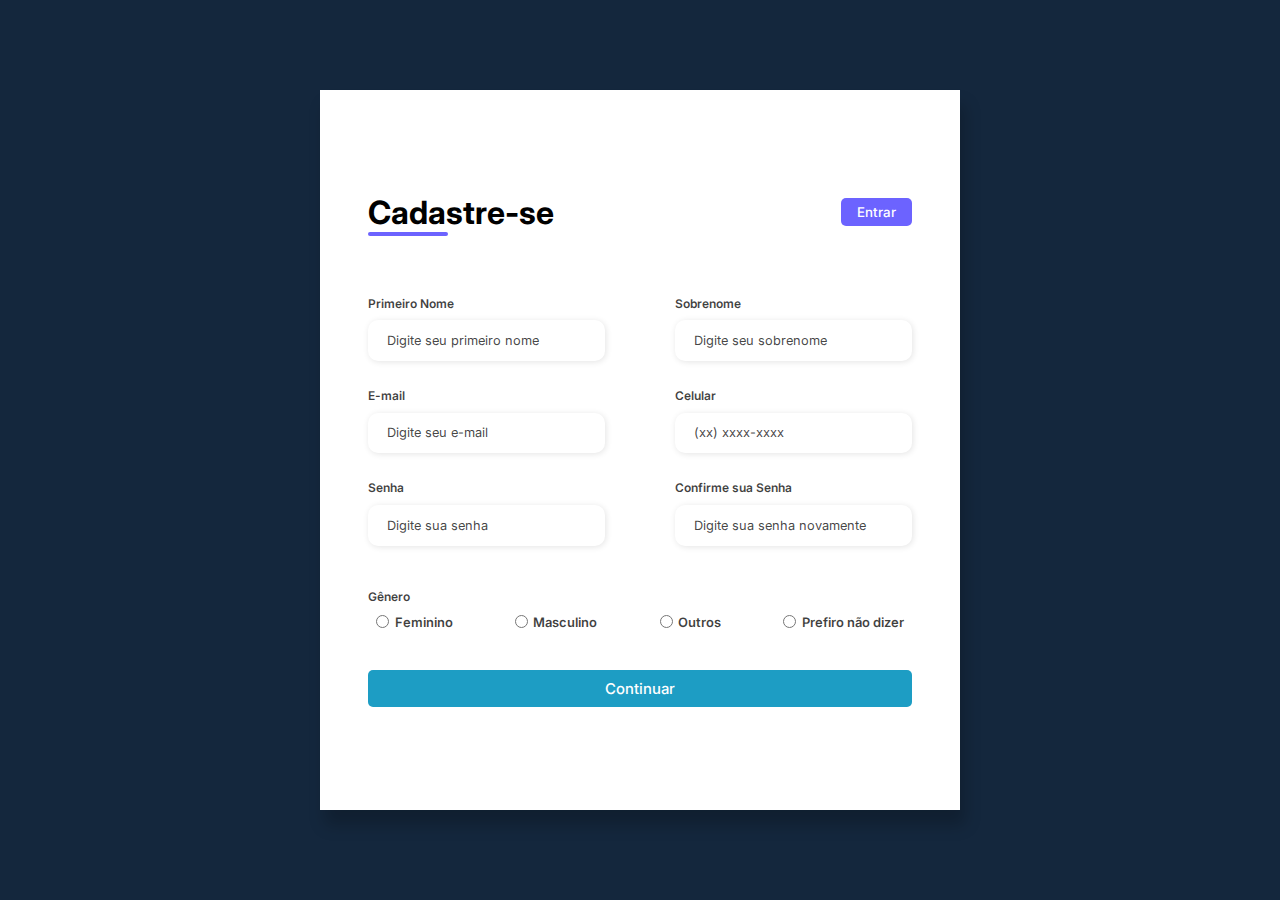
<file: Formulário/index.html>
<!DOCTYPE html>
<html lang="pt-br">

<head>
    <meta charset="UTF-8">
    <meta http-equiv="X-UA-Compatible" content="IE=edge">
    <meta name="viewport" content="width=device-width, initial-scale=1.0">
    <link rel="stylesheet" href="style.css">
    <title>Formulário</title>
</head>

<body>
   
    <div class="container">
        <div class="form-image">
            <img src="img/undraw_reminder_re_fe15 (1).svg" alt="celular">
        </div>
        <div class="form">
            <form action="#"> 
                <div class="form-header">
                    <div class="title">
                        <h1>Cadastre-se</h1>
                    </div>
                    <div class="login-button">
                        <button><a href="#">Entrar</a></button>
                    </div>
                </div>

                <div class="input-group">
                    <div class="input-box">
                        <label for="firstname">Primeiro Nome</label>
                        <input id="firstname" type="text" name="firstname" placeholder="Digite seu primeiro nome" required>
                    </div>

                    <div class="input-box">
                        <label for="lastname">Sobrenome</label>
                        <input id="lastname" type="text" name="lastname" placeholder="Digite seu sobrenome" required>
                    </div>
                    <div class="input-box">
                        <label for="email">E-mail</label>
                        <input id="email" type="email" name="email" placeholder="Digite seu e-mail" required>
                    </div>

                    <div class="input-box">
                        <label for="number">Celular</label>
                        <input id="number" type="tel" name="number" placeholder="(xx) xxxx-xxxx" required>
                    </div>

                    <div class="input-box">
                        <label for="password">Senha</label>
                        <input id="password" type="password" name="password" placeholder="Digite sua senha" required>
                    </div>


                    <div class="input-box">
                        <label for="confirmPassword">Confirme sua Senha</label>
                        <input id="confirmPassword" type="password" name="confirmPassword" placeholder="Digite sua senha novamente" required>
                    </div>

                </div>

                <div class="gender-inputs">
                    <div class="gender-title">
                        <h6>Gênero</h6>
                    </div>

                    <div class="gender-group">
                        <div class="gender-input">
                            <input id="female" type="radio" name="gender">
                            <label for="female">Feminino</label>
                        </div>

                        <div class="gender-input">
                            <input id="male" type="radio" name="gender">
                            <label for="male">Masculino</label>
                        </div>

                        <div class="gender-input">
                            <input id="others" type="radio" name="gender">
                            <label for="others">Outros</label>
                        </div>

                        <div class="gender-input">
                            <input id="none" type="radio" name="gender">
                            <label for="none">Prefiro não dizer</label>
                        </div>
                    </div>
                </div>

                <div class="continue-button">
                    <button><a href="#">Continuar</a> </button>
                </div>
            </form>
        </div>
    </div>
</body>

</html>
</file>
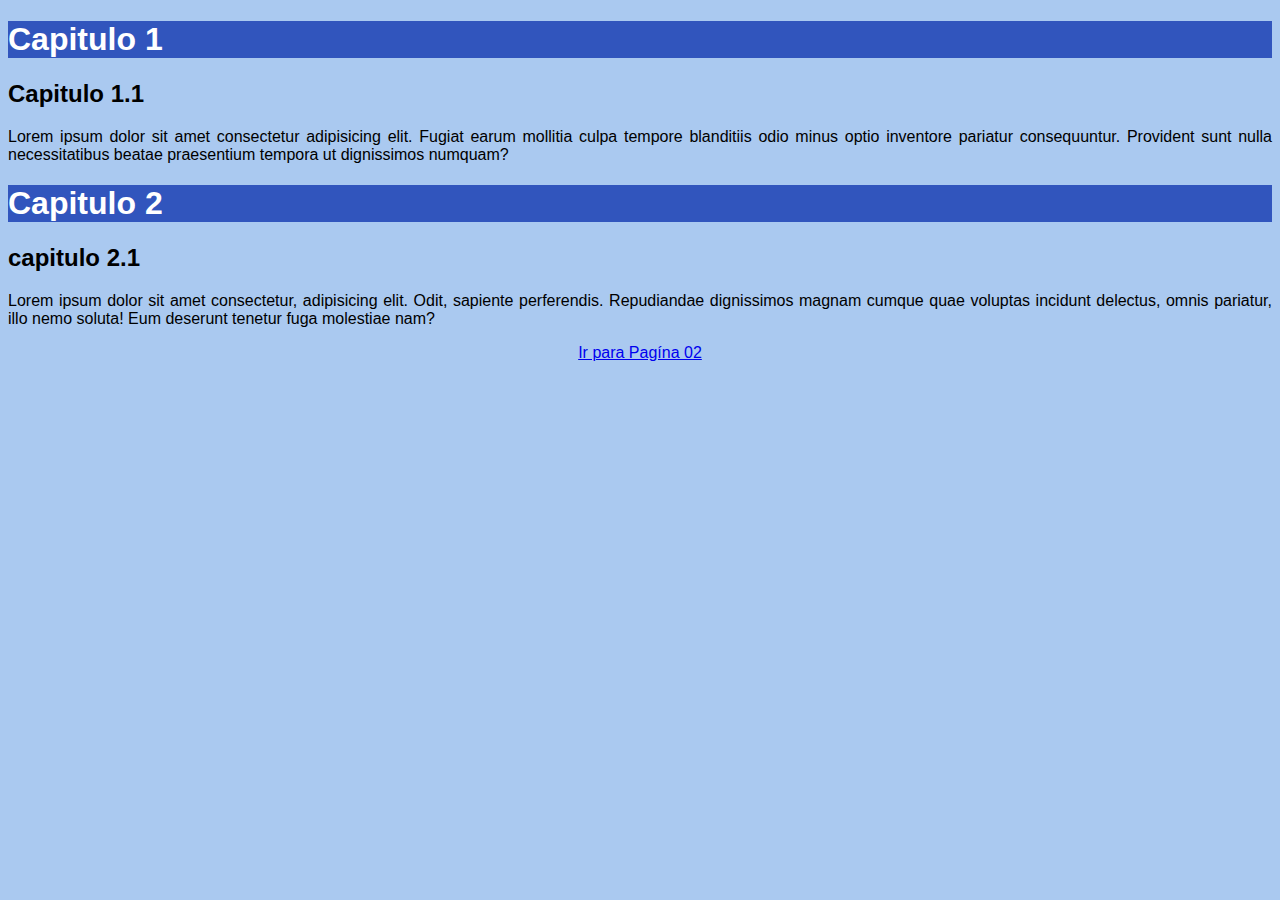
<file: insta e textos/index.html>
<!DOCTYPE html>
<html lang="pt-br">
<head>
    <meta charset="UTF-8">
    <meta http-equiv="X-UA-Compatible" content="IE=edge">
    <meta name="viewport" content="width=device-width, initial-scale=1.0">
    <link rel="stylesheet" href="style.css">
    <link rel="shortcut icon" href="gatinho.ico"  type="image/x-icon">
    <title>estilo</title>
</head>
<body>
    <h1>Capitulo 1</h1>
    <h2> Capitulo 1.1</h2>
    <p>Lorem ipsum dolor sit amet consectetur adipisicing elit. Fugiat earum mollitia culpa tempore blanditiis odio minus optio inventore pariatur consequuntur. Provident sunt nulla necessitatibus beatae praesentium tempora ut dignissimos numquam?</p>
<h1>Capitulo 2</h1>
<h2>capitulo 2.1</h2>
<p>Lorem ipsum dolor sit amet consectetur, adipisicing elit. Odit, sapiente perferendis. Repudiandae dignissimos magnam cumque quae voluptas incidunt delectus, omnis pariatur, illo nemo soluta! Eum deserunt tenetur fuga molestiae nam?</p>
<p style="text-align: center;"><a href="pagina02.html">Ir para Pagína 02 </a></p>
</body>
</html>
</file>
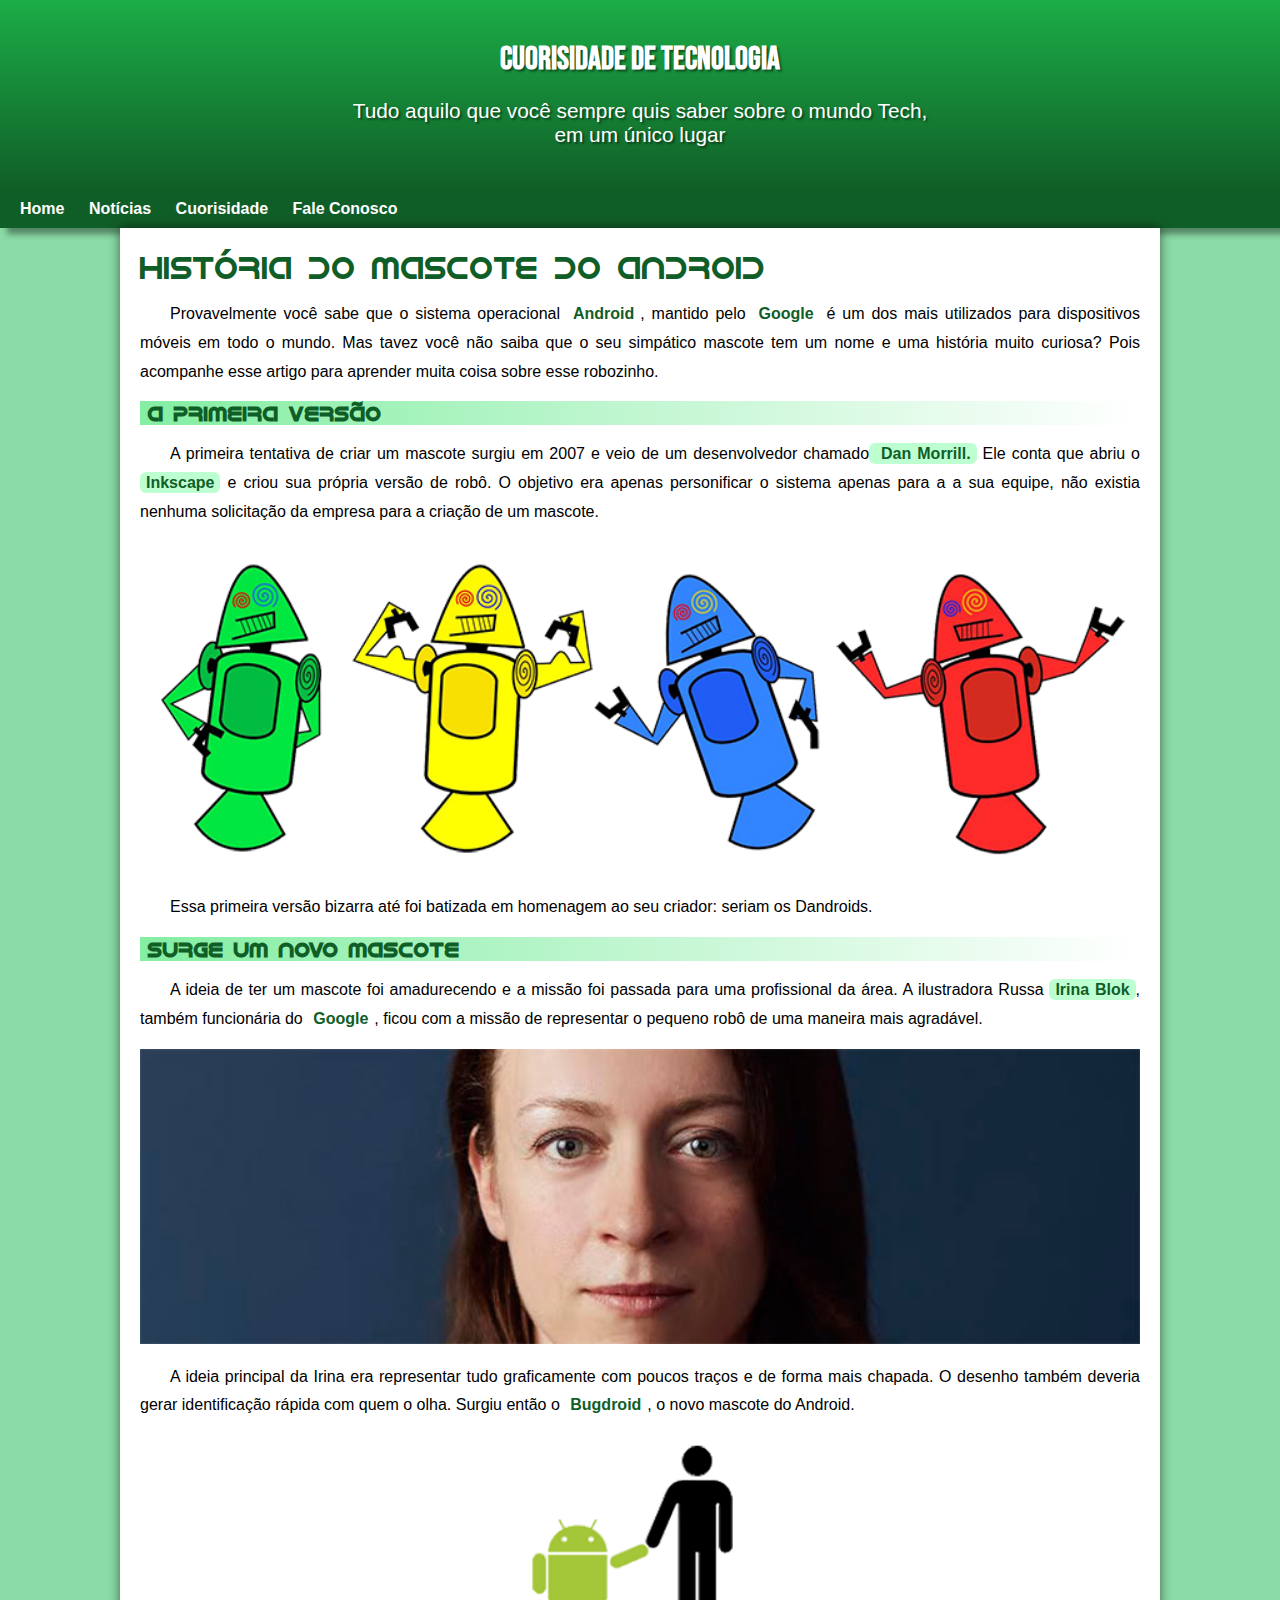
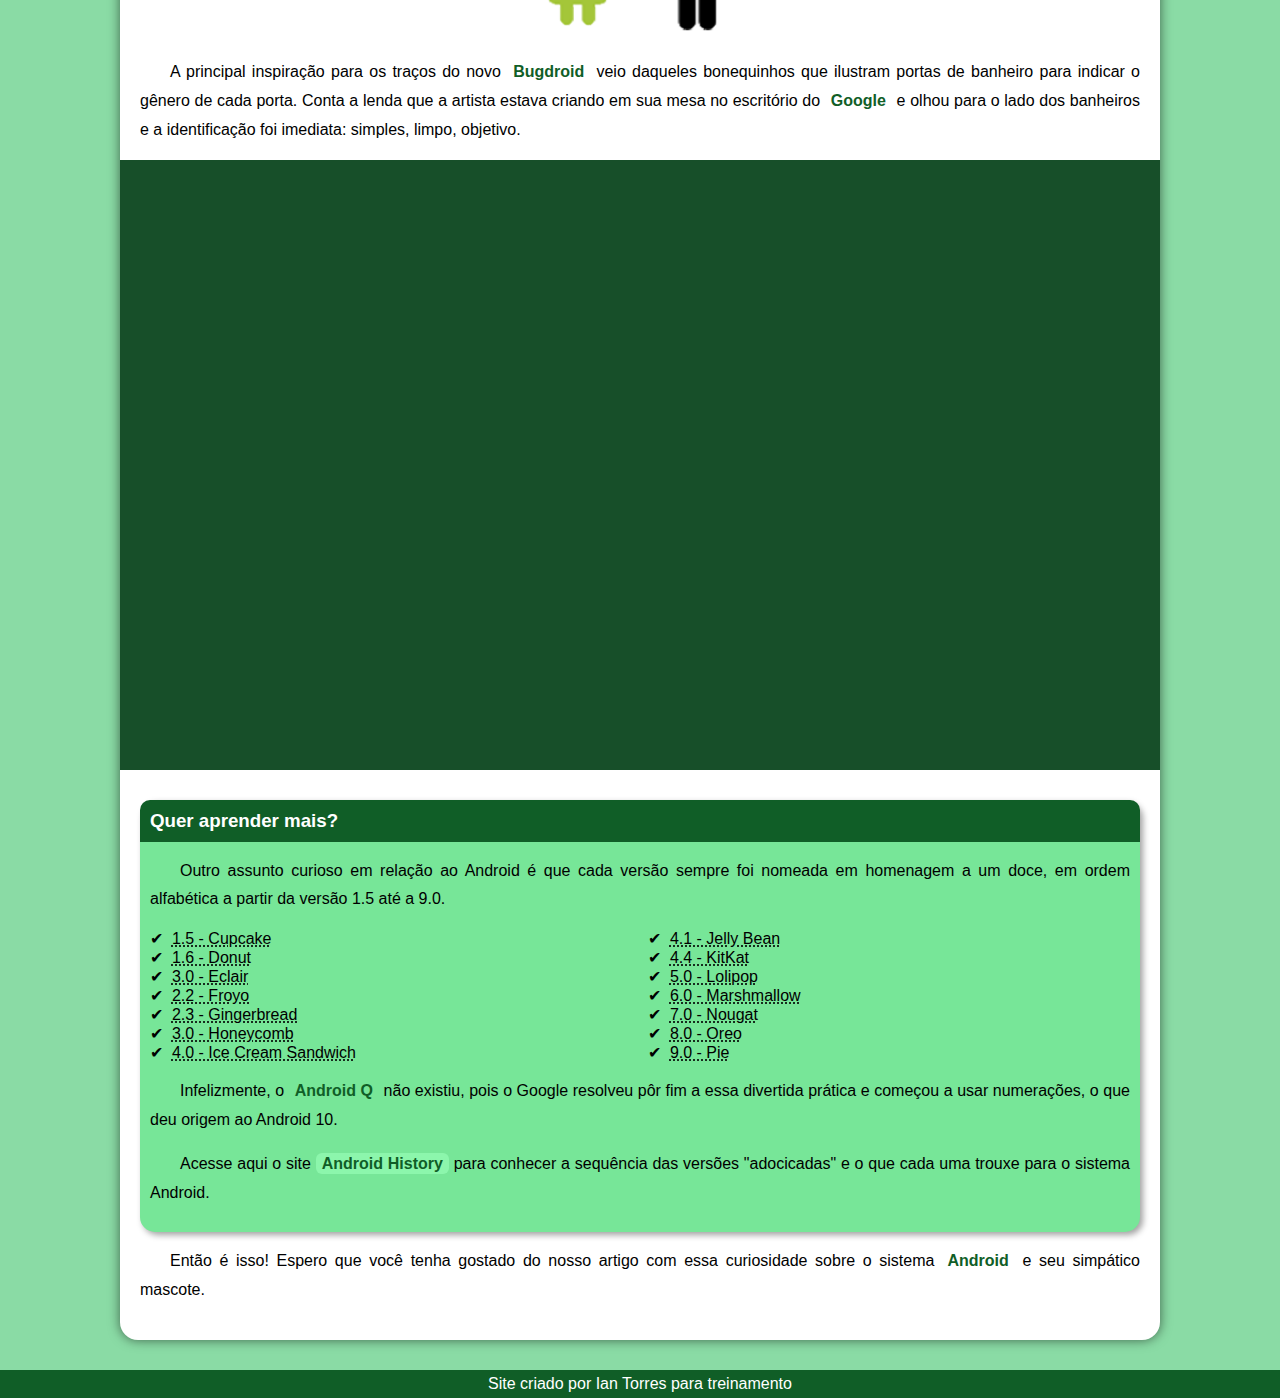
<file: Android/projeto.html>
<!DOCTYPE html>
<html lang="pt-br">
<head>
    <meta charset="UTF-8">
    <meta http-equiv="X-UA-Compatible" content="IE=edge">
    <meta name="viewport" content="width=device-width, initial-scale=1.0">
    <title>projeto</title>
    <link rel="stylesheet" href="style.css">
    <link rel="shortcut icon" href="android/ando.ico" type="image/x-icon"> <!--Colocando o favicon no meu site-->
</head>
<body>
    <header> <!--Cabeçalho do site-->
        <h1>Cuorisidade de Tecnologia</h1>
        <P>Tudo aquilo que você sempre quis saber sobre o mundo Tech, em um único lugar</P>
    </header>
    <nav>  <!--barra ne menu (navegação)-->
        <a href="#">Home</a>
        <a href="#">Notícias</a>
        <a href="#">Cuorisidade</a>
        <a href="#">Fale Conosco</a>
    </nav>
   <main> <!--Corpo do site-->
      <article> <!--artigos/textos do site-->
        <h1> História do Mascote do Android</h1>
        <P>
            Provavelmente você sabe que o sistema operacional <strong>Android</strong>, mantido pelo <strong>Google</strong> é um dos mais utilizados para dispositivos móveis em todo o mundo. Mas tavez você não saiba que o seu simpático mascote tem um nome e uma história muito curiosa? Pois acompanhe esse artigo para aprender muita coisa sobre esse robozinho.
             <!--strong é Negrito-->
                                                               
        </P>
        <h2>A primeira versão</h2>
        <p>A primeira tentativa de criar um mascote surgiu em 2007 e veio de um desenvolvedor chamado<a href="https://androidcommunity.com/dan-morrill-shows-us-the-android-mascot-that-almost-was-20130103/" target="_blank"> Dan Morrill.</a> Ele conta que abriu o <a href="https://inkscape.org/pt-br/"target="_blank" >Inkscape</a>  e criou sua própria versão de robô. O objetivo era apenas personificar o sistema apenas para a a sua equipe, não existia nenhuma solicitação da empresa para a criação de um mascote.
        </p> <!--... target="_blank" ... É para quando clickar no link, a página irar abrir em outra aba-->
        
        <picture> <!--Se utiliza esta div para imagens , configurar imagens , tamanho,etc.-->
            <source media="(max-width:600px )" srcset="imagem/dan-droids-pequena.png"> <!--se utiliza esta tag source para configurar o tamanho da imagem para se adaptar com o tamanho da página, aqui fica a imagem q vai se adaptar ao tamanho-->
            <img src="imagem/dan-droids.png"  alt="android">   
        </picture>
        <p>Essa primeira versão bizarra até foi batizada em homenagem ao seu criador: seriam os Dandroids.</p>
       

       <h2>Surge um novo mascote</h2>
        <p>A ideia de ter um mascote foi amadurecendo e a missão foi passada para uma profissional da área. A ilustradora Russa <a href="https://www.irinablok.com/android"target="_blank">Irina Blok</a>, também funcionária do <strong>Google</strong>, ficou com a missão de representar o pequeno robô de uma maneira mais agradável.</p>
        <picture>
            <source media="(max-width:600px )" srcset="imagem/irina-blok-pequena.jpg"> <!--Quando o site for aberdo em um cll a imagem do site irar ficar desse tamanho-->
            <img src="imagem/irina-blok.jpg" alt="irina">
        </picture>
       
        <p>A ideia principal da Irina era representar tudo graficamente com poucos traços e de forma mais chapada. O desenho também deveria gerar identificação rápida com quem o olha. Surgiu então o<strong> Bugdroid</strong>, o novo mascote do Android.</p>
            <img src="imagem/bugdroid.png" class="pequena" alt="bugdroid"> <!--quando coloca classe pequena faz a imagem ficar pequena -->
        </p>
        <p>A principal inspiração para os traços do novo <strong>Bugdroid</strong> veio daqueles bonequinhos que ilustram portas de banheiro para indicar o gênero de cada porta. Conta a lenda que a artista estava criando em sua mesa no escritório do<strong> Google</strong> e olhou para o lado dos banheiros e a identificação foi imediata: simples, limpo, objetivo.</p>
    <div class="video">
        <iframe width="560" height="315" src="https://www.youtube.com/embed/l2UDgpLz20M" title="YouTube video player" frameborder="0" allow="accelerometer; autoplay; clipboard-write; encrypted-media; gyroscope; picture-in-picture" allowfullscreen></iframe> <!--esse link foi exportado/copiado do youtube-->
    </div>
        


        <aside> <!--minha div do conteudo q vai ficar em dentro do outro conteudo-->
            <h3>Quer aprender mais?</h3>
            <p>Outro assunto curioso em relação ao Android é que cada versão sempre foi nomeada em homenagem a um doce, em ordem alfabética a partir da versão 1.5 até a 9.0.</p>
            
             <ul> <!--minha lista-->
                 <li><abbr title="Bolo no pote">1.5 - Cupcake</abbr></li> <!--abbr é coloca a tradução, quando passa o mouse em cima mostra outra mensagem-->
                 <li><abbr title="Rosquinha">1.6 - Donut</abbr></li>
                 <li><abbr title="Bomba">3.0 - Eclair</abbr></li>
                 <li><abbr title="Iogurte Congelado">2.2 - Froyo</abbr></li>
                 <li><abbr title="Biscoito de Gengibre">2.3 - Gingerbread</abbr></li>
                 <li><abbr title="Favo de mel">3.0 - Honeycomb</abbr></li>
                 <li><abbr title="Sanduíche de Sorvete">4.0 - Ice Cream Sandwich</abbr></li>
                 <li><abbr title="Jujuba">4.1 - Jelly Bean</abbr></li>
                 <li><abbr title="KitKat">4.4 - KitKat</abbr></li>
                 <li><abbr title="Pirulito">5.0 - Lolipop</abbr></li>
                 <li><abbr title="Marshmallow">6.0 - Marshmallow</abbr></li>
                 <li><abbr title="Torrane">7.0 - Nougat</abbr></li>
                 <li><abbr title="Oreo">8.0 - Oreo</abbr></li>
                 <li><abbr title="Torta">9.0 - Pie</abbr></li>
             </ul>
            <p>Infelizmente, o <strong>Android Q</strong> não existiu, pois o Google resolveu pôr fim a essa divertida prática e começou a usar numerações, o que deu origem ao Android 10.</p>
            
            <p>Acesse aqui o site <a href="https://www.android.com/intl/en_uk/history/#/donut"
                 target="_blank">Android History</a> para conhecer a sequência das versões "adocicadas" e o que cada uma trouxe para o sistema Android.</p>
        </aside>

<p> Então é isso! Espero que você tenha gostado do nosso artigo com essa curiosidade sobre o sistema<strong> Android</strong> e seu simpático mascote.</p>
      </article>
   </main>
<footer> <!--footer é o final do me site, conteudo que vai fica no rotapé-->
    <p>Site criado por Ian Torres para treinamento</p>
</footer>
</body>
</html>
</file>
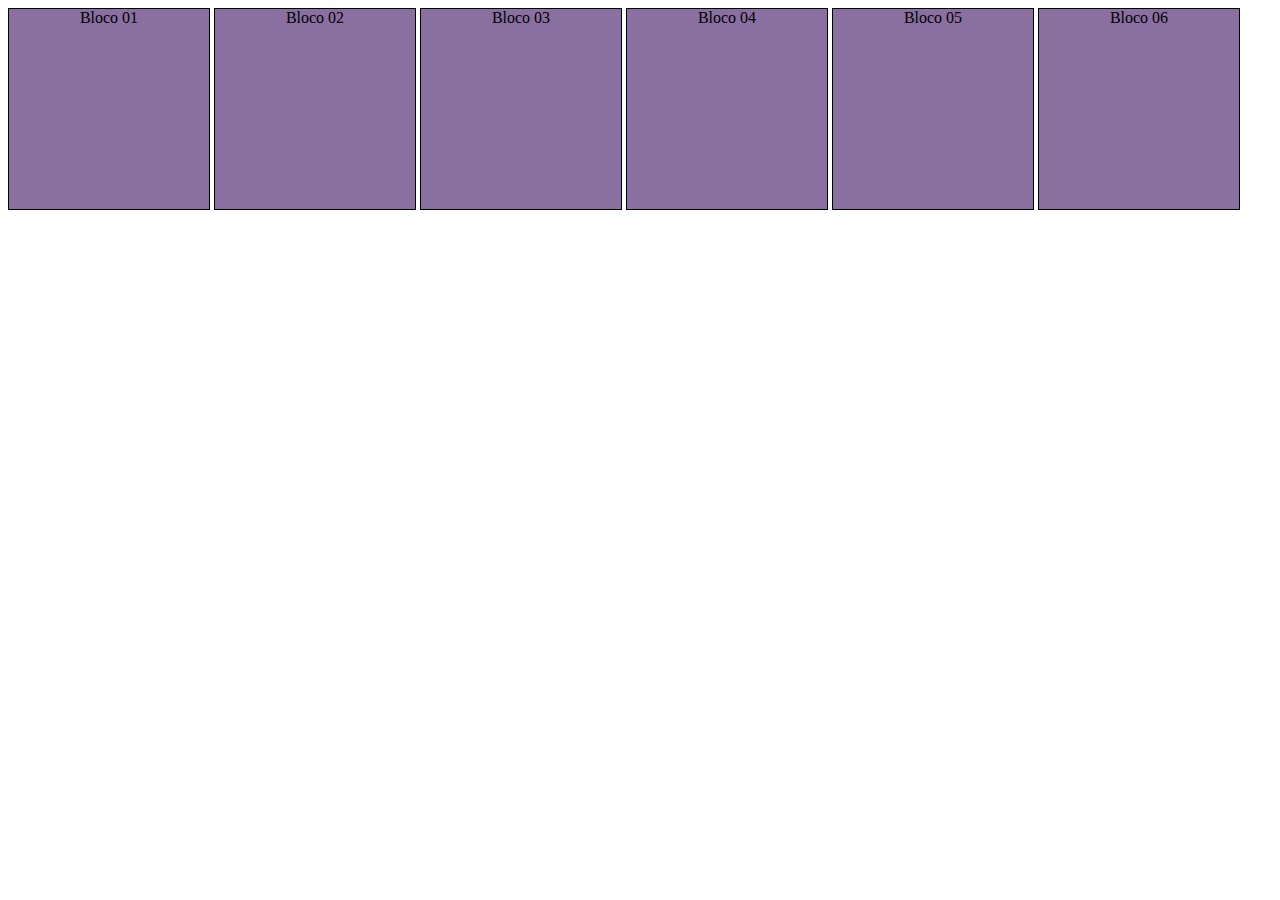
<file: blocos/blocos.html>
<!DOCTYPE html>
<html lang="pt-br">
<head>
    <meta charset="UTF-8">
    <meta http-equiv="X-UA-Compatible" content="IE=edge">
    <meta name="viewport" content="width=device-width, initial-scale=1.0">
    <title>blocos</title>
    <link rel="stylesheet" href="blocos.css">
</head>
<body>
    <div> Bloco 01</div>
    <div> Bloco 02</div>
    <div> Bloco 03</div>
    <div> Bloco 04</div>
    <div> Bloco 05</div>
    <div> Bloco 06</div>
</body>
</html>
</file>
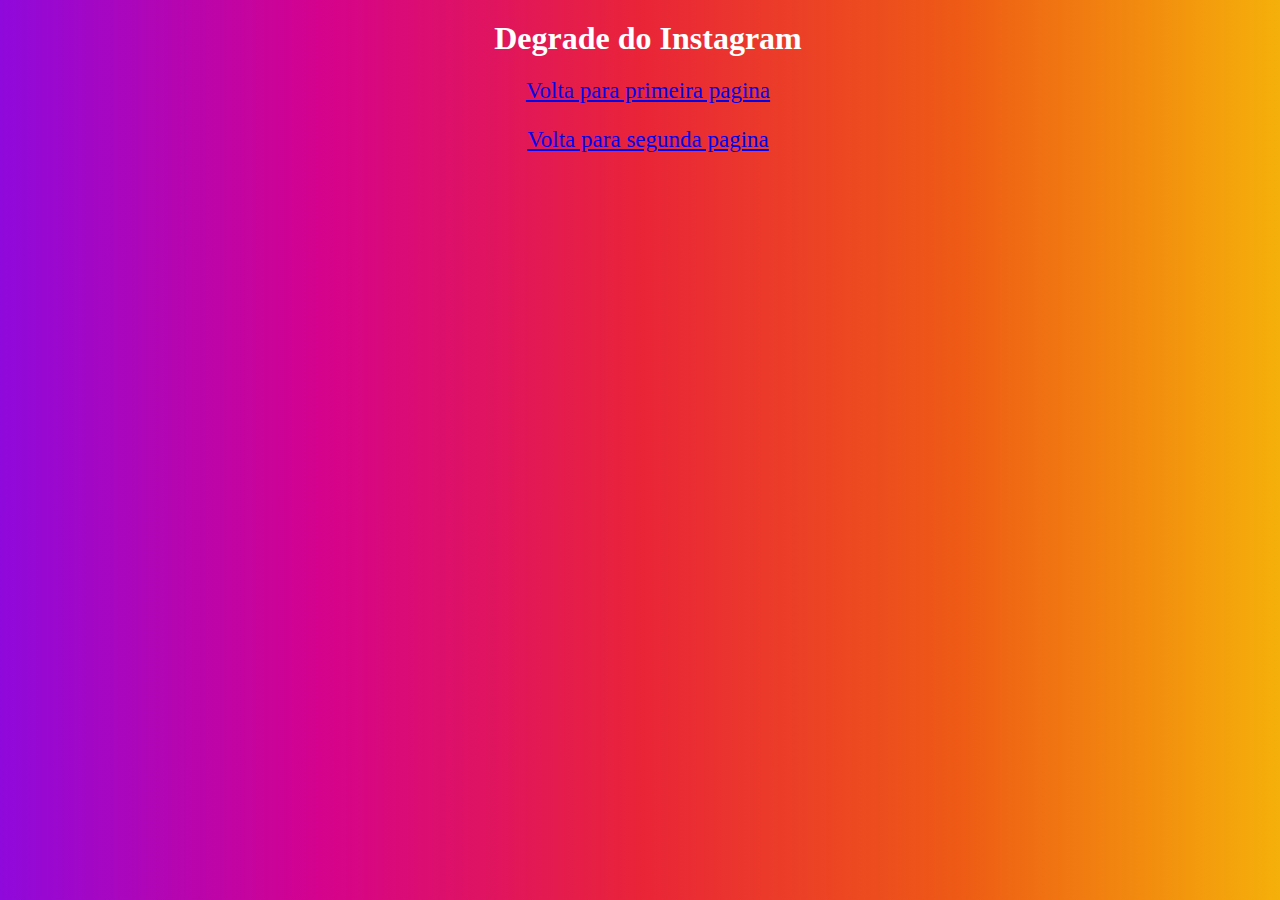
<file: insta e textos/cores.html>
<!DOCTYPE html>
<html lang="pt-br">
<head>
    <meta charset="UTF-8">
    <meta http-equiv="X-UA-Compatible" content="IE=edge">
    <meta name="viewport" content="width=device-width, initial-scale=1.0">
    <link rel="shortcut icon" href="insta.ico"  type="image/x-icon">
    
    <title>Cores</title>
    <style>
        *{
           
            width: 100%;
            margin-top: 10px;
        }
        
        

        .texto{
            text-align:center;
            text-decoration:none;
        color:wheat;
        font-size:23px;
    }
       
        
          
        h1{
            color: white;
            text-align: center;
        }
       
        body{
            
            background-image: linear-gradient( to right , #8F09DC,#D5028D, #E92438,#EE5B15, #F5B00A);
            background-attachment: fixed;
        
        } 


    </style>
</head>
<body>
    <h1>Degrade do Instagram</h1>
    <div class="texto">
  <p ><a href="index.html">Volta para primeira pagina</a></p>
  <p><a href="pagina02.html">Volta para segunda pagina</a></p>
</div>
</body>
</html>
</file>
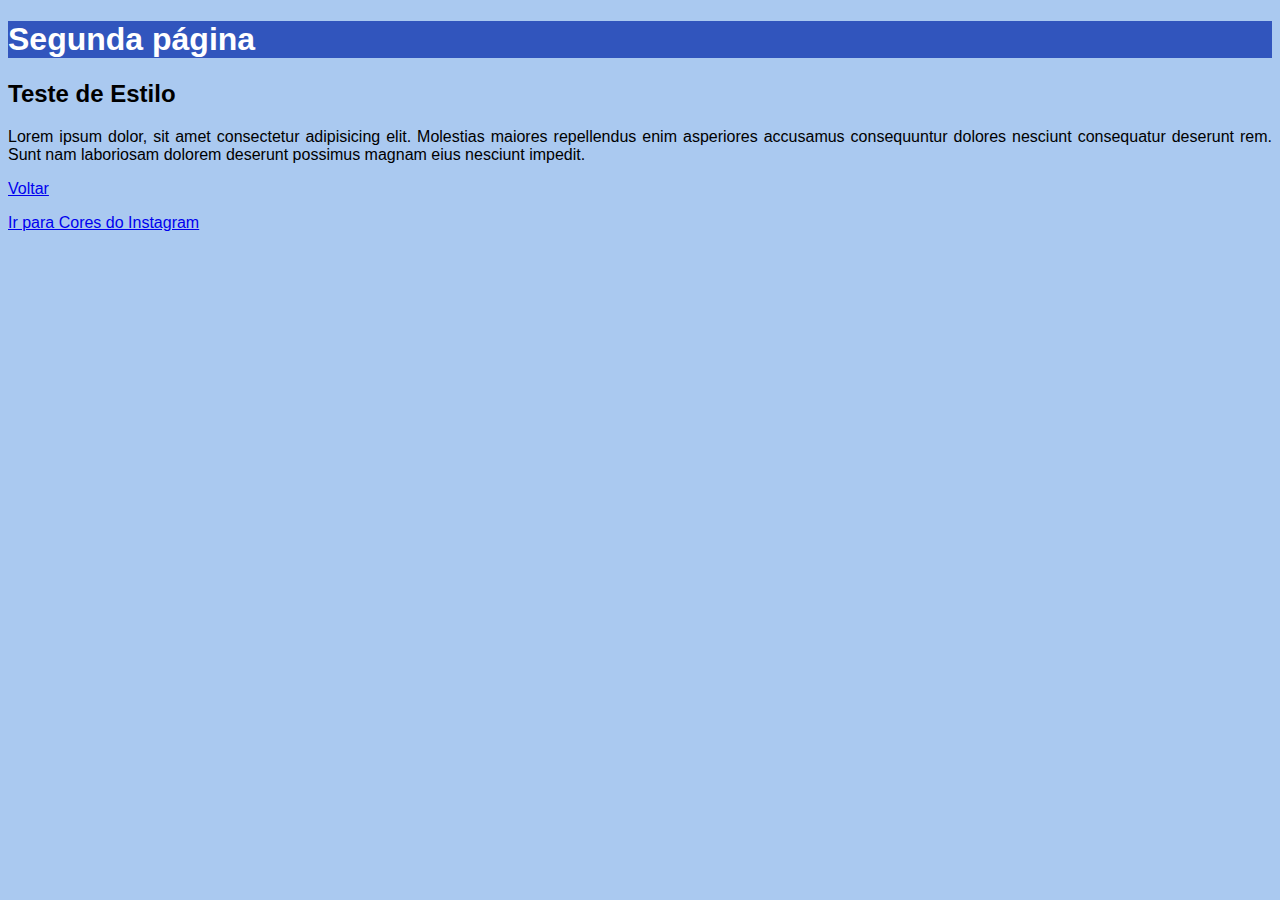
<file: insta e textos/pagina02.html>
<!DOCTYPE html>
<html lang="pt-br">
<head>
    <meta charset="UTF-8">
    <meta http-equiv="X-UA-Compatible" content="IE=edge">
    <meta name="viewport" content="width=device-width, initial-scale=1.0">
    <link rel="stylesheet" href="style.css">
    <link rel="shortcut icon" href="gatinho.ico"  type="image/x-icon">
    <title>pagina 02</title>
</head>
<body>
    <h1> Segunda página </h1>
    <h2> Teste de Estilo </h2>
    <p>Lorem ipsum dolor, sit amet consectetur adipisicing elit. Molestias maiores repellendus enim asperiores accusamus consequuntur dolores nesciunt consequatur deserunt rem. Sunt nam laboriosam dolorem deserunt possimus magnam eius nesciunt impedit.</p>
    <p><a href="index.html">Voltar</a> </p>
    <p><a href="cores.html">Ir para Cores do Instagram</a> </p>
</body>
</html>
</file>
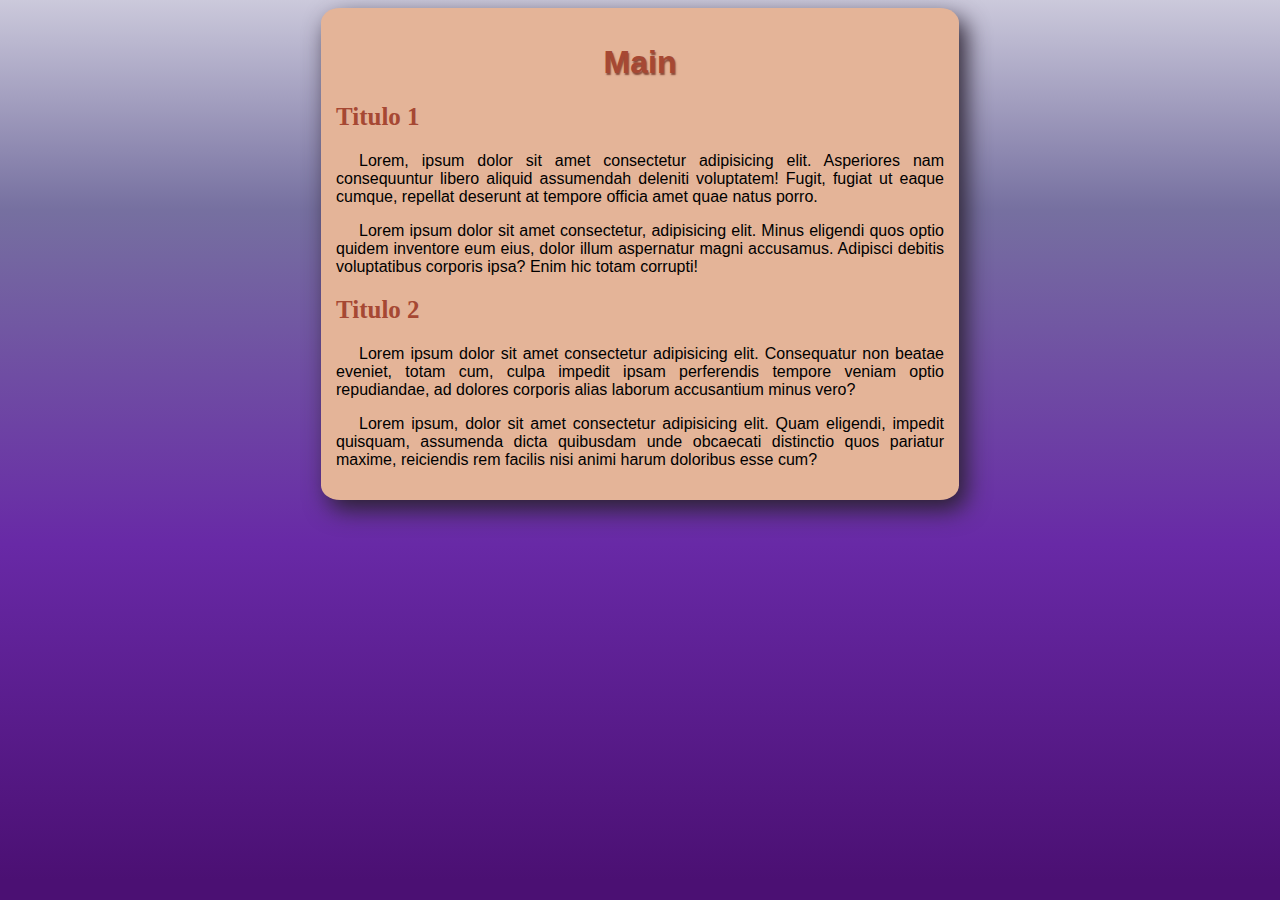
<file: Main/pag.html>
<!DOCTYPE html>
<html lang="pt-br">
<head>
    <meta charset="UTF-8">
    <meta http-equiv="X-UA-Compatible" content="IE=edge">
    <meta name="viewport" content="width=device-width, initial-scale=1.0">
    <title>página4</title>
    <link rel="stylesheet" href="pagina4.css">
</head>
<body>
    <main> <!--main é como a tag div-->
        <h1> Main</h1>
        <h2>Titulo 1</h2>
        <p>Lorem, ipsum dolor sit amet consectetur adipisicing elit. Asperiores nam consequuntur libero aliquid assumendah deleniti voluptatem! Fugit, fugiat ut eaque cumque, repellat deserunt at tempore officia amet quae natus porro.</p>
        <p>Lorem ipsum dolor sit amet consectetur, adipisicing elit. Minus eligendi quos optio quidem inventore eum eius, dolor illum aspernatur magni accusamus. Adipisci debitis voluptatibus corporis ipsa? Enim hic totam corrupti!</p>
       <h2>Titulo 2</h2>
       <p>Lorem ipsum dolor sit amet consectetur adipisicing elit. Consequatur non beatae eveniet, totam cum, culpa impedit ipsam perferendis tempore veniam optio repudiandae, ad dolores corporis alias laborum accusantium minus vero?</p>
       <p>Lorem ipsum, dolor sit amet consectetur adipisicing elit. Quam eligendi, impedit quisquam, assumenda dicta quibusdam unde obcaecati distinctio quos pariatur maxime, reiciendis rem facilis nisi animi harum doloribus esse cum?

       </p>
    </main>
</body>
</html>
</file>
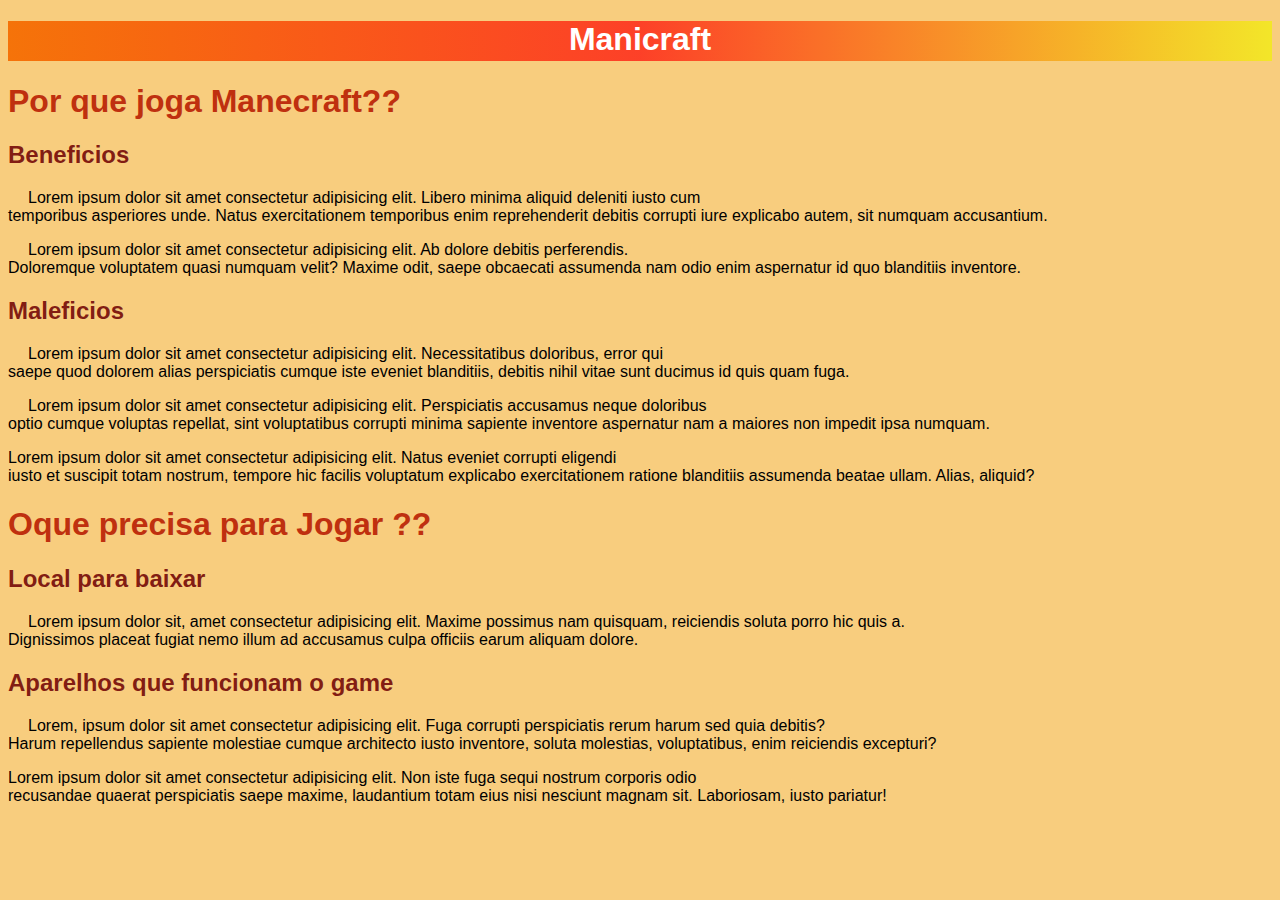
<file: site do manicraft/pagina2.html>
<!DOCTYPE html>
<html lang="pt-br">
<head>
    <meta charset="UTF-8">
    <meta http-equiv="X-UA-Compatible" content="IE=edge">
    <meta name="viewport" content="width=device-width, initial-scale=1.0">
    <title>página 2</title>
    <link rel="stylesheet" href="ou.css">
    <link rel="shortcut icon" href="creeper.ico"  type="image/x-icon">
</head>
<body>
    <div class="principal"> 
        <h1>Manicraft</h1>
</div>
    <h1 class="h1">Por que joga Manecraft??</h1>
    <h2>Beneficios </h2>
    <p>Lorem ipsum dolor sit amet consectetur adipisicing elit. Libero minima aliquid deleniti iusto cum <br>  temporibus asperiores unde. Natus exercitationem temporibus enim reprehenderit debitis corrupti iure explicabo autem, sit numquam accusantium.</p>
    <p>Lorem ipsum dolor sit amet consectetur adipisicing elit. Ab dolore debitis perferendis. <br> Doloremque voluptatem quasi numquam velit? Maxime odit, saepe obcaecati assumenda nam odio enim aspernatur id quo blanditiis inventore.</p>
    
    <h2>Maleficios</h2>
    <p>Lorem ipsum dolor sit amet consectetur adipisicing elit. Necessitatibus doloribus, error qui 
<br>  saepe quod dolorem alias perspiciatis cumque iste eveniet blanditiis, debitis nihil vitae sunt ducimus id quis quam fuga.


    <p>Lorem ipsum dolor sit amet consectetur adipisicing elit. Perspiciatis accusamus neque doloribus <br> optio cumque voluptas repellat, sint voluptatibus corrupti minima sapiente inventore aspernatur nam a maiores non impedit ipsa numquam.</p>
    Lorem ipsum dolor sit amet consectetur adipisicing elit. Natus eveniet corrupti eligendi <br> iusto et suscipit totam nostrum, tempore hic facilis voluptatum explicabo exercitationem ratione blanditiis assumenda beatae ullam. Alias, aliquid?

    <h1 class="h1">Oque precisa para Jogar ??</h1>
    <h2>Local para baixar</h2>
    <p>Lorem ipsum dolor sit, amet consectetur adipisicing elit. Maxime possimus nam quisquam, reiciendis soluta porro hic quis a. <br> Dignissimos placeat fugiat nemo illum ad accusamus culpa officiis earum aliquam dolore.</p>
  


    <h2>Aparelhos que funcionam o game </h2>
    <p>Lorem, ipsum dolor sit amet consectetur adipisicing elit. Fuga corrupti perspiciatis rerum harum sed quia debitis? <br> Harum repellendus sapiente molestiae cumque architecto iusto inventore, soluta molestias, voluptatibus, enim reiciendis excepturi?</p>
    Lorem ipsum dolor sit amet consectetur adipisicing elit. Non iste fuga sequi nostrum corporis odio <br> recusandae quaerat perspiciatis saepe maxime, laudantium totam eius nisi nesciunt magnam sit. Laboriosam, iusto pariatur!
   
    

    

</body>
</html>
</file>
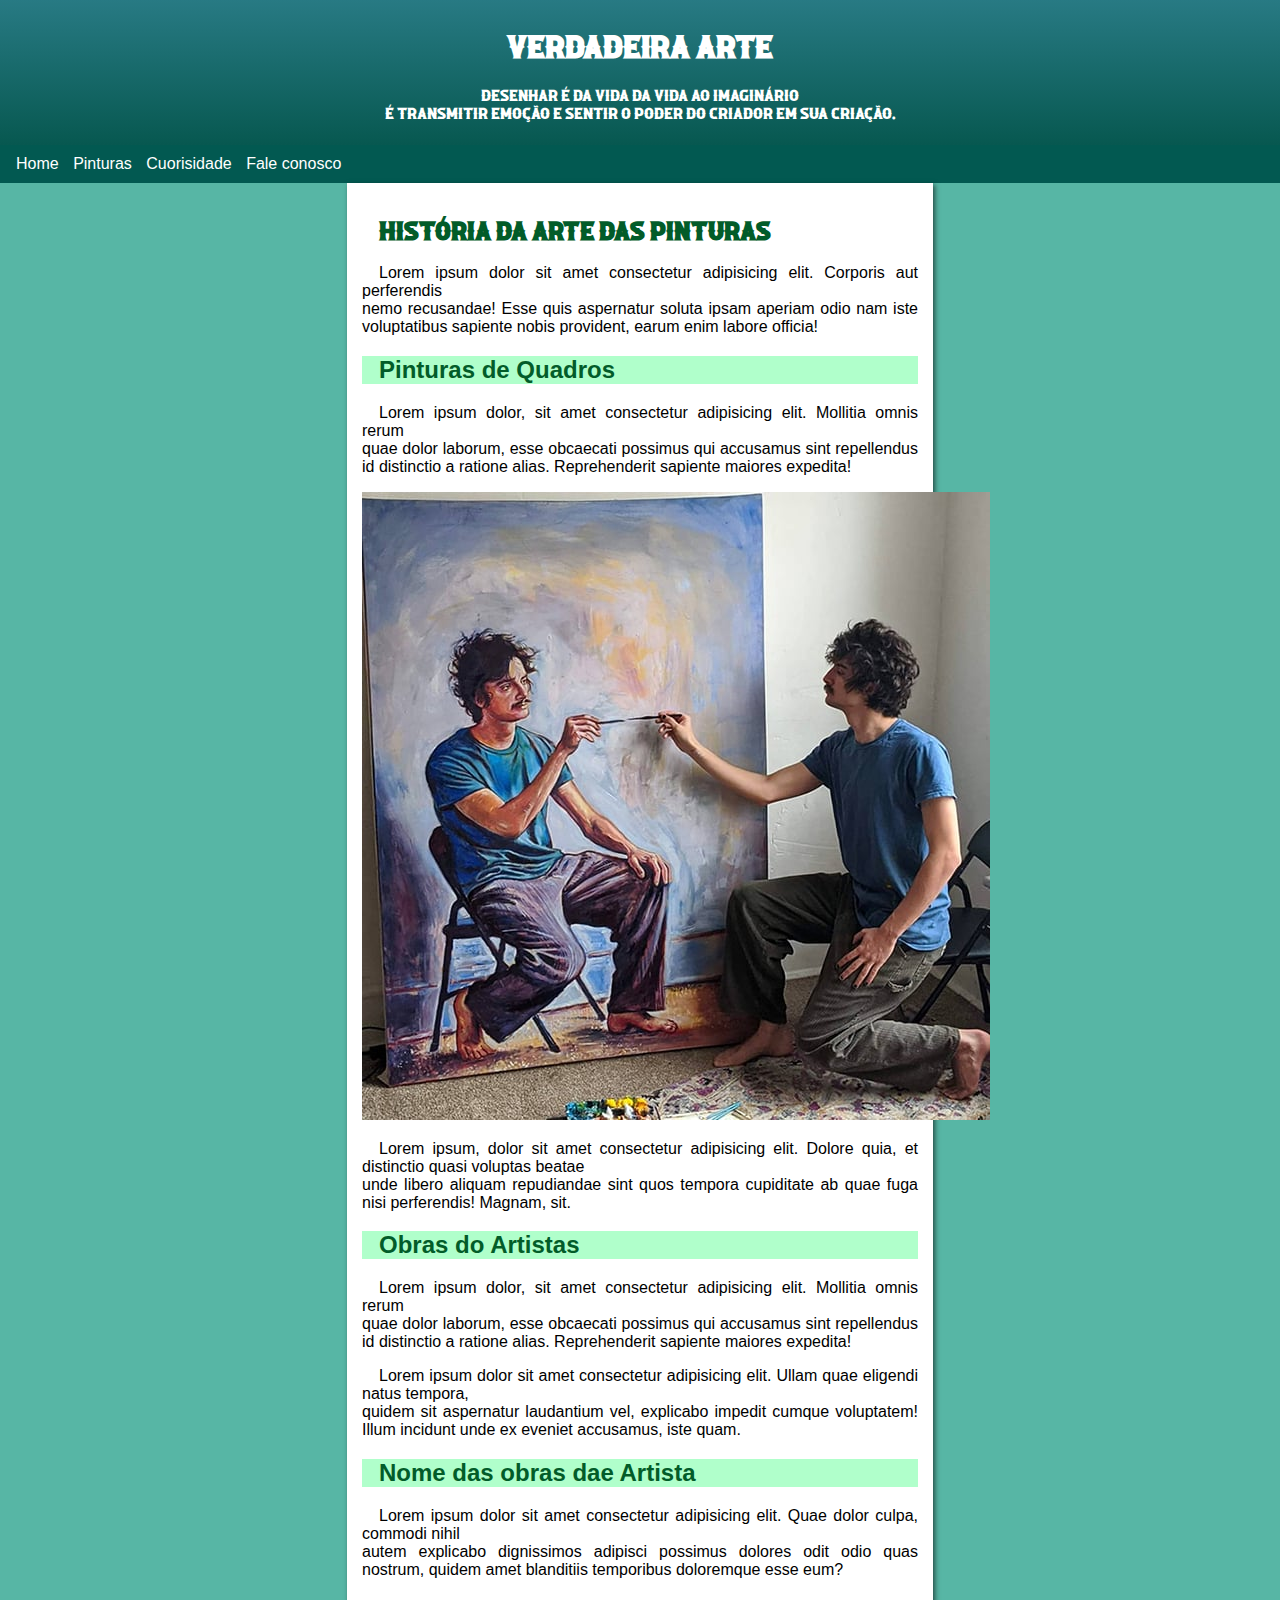
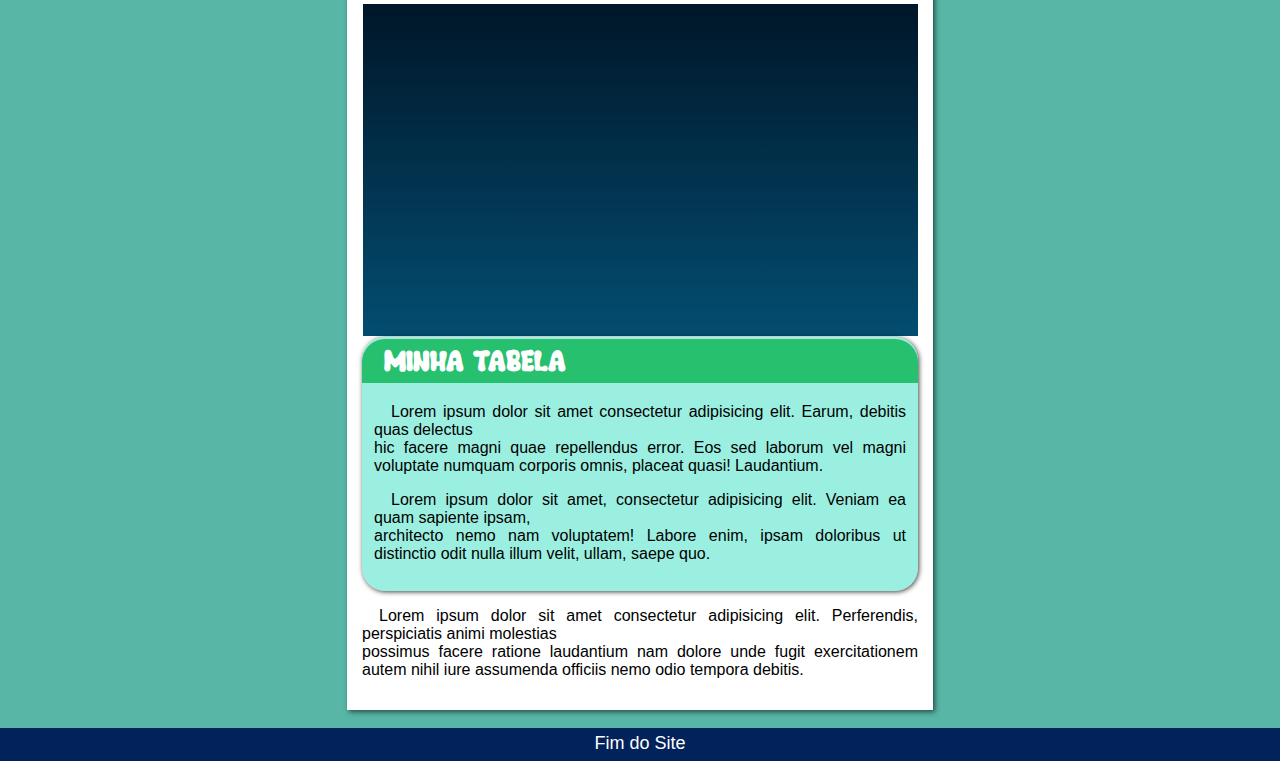
<file: site/arte.html>
<!DOCTYPE html>
<html lang="pt-br">
<head>
    <meta charset="UTF-8">
    <meta http-equiv="X-UA-Compatible" content="IE=edge">
    <meta name="viewport" content="width=device-width, initial-scale=1.0">
    <title>Arte</title>
    <link rel="stylesheet" href="arte.css">
</head>
<body>
    <header>
        <h1>
            Verdadeira Arte 
        </h1>
        <p> Desenhar é da vida da vida ao imaginário <br> É transmitir emoção e sentir o poder do criador em sua criação. </p>

    </header>
    <nav>
        
       <a href="#">Home</a>
       <a href="#">Pinturas</a>
       <a href="#">Cuorisidade</a>
       <a href="#">Fale conosco</a>
    
    </nav>
    <main>
        <section>
           <article>
                <h1>História da Arte das Pinturas</h1>
                <p>Lorem ipsum dolor sit amet consectetur adipisicing elit. Corporis aut perferendis <br> nemo recusandae! Esse quis aspernatur soluta ipsam aperiam odio nam iste voluptatibus sapiente nobis provident, earum enim labore officia!</p>
            </article>
        </section>
        <section>
       <article>
        <h2> Pinturas de Quadros</h2>
        <p>Lorem ipsum dolor, sit amet consectetur adipisicing elit. Mollitia omnis rerum <br> quae dolor laborum, esse obcaecati possimus qui accusamus sint repellendus id distinctio a ratione alias. Reprehenderit sapiente maiores expedita!</p>

     
      
       <img src="pintura.jpg" alt="pintura">
       
       <p>Lorem ipsum, dolor sit amet consectetur adipisicing elit. Dolore quia, et distinctio quasi voluptas beatae <br> unde libero aliquam repudiandae sint quos tempora cupiditate ab quae fuga nisi perferendis! Magnam, sit.</p>
    </article>
        </section>
        <section>
            <article>
                <h2> Obras do Artistas</h2>
                <p>Lorem ipsum dolor, sit amet consectetur adipisicing elit. Mollitia omnis rerum <br> quae dolor laborum, esse obcaecati possimus qui accusamus sint repellendus id distinctio a ratione alias. Reprehenderit sapiente maiores expedita!</p>

            </article>
        </section>
        <section>
            <article>
                <p>Lorem ipsum dolor sit amet consectetur adipisicing elit. Ullam quae eligendi natus tempora, <br> quidem sit aspernatur laudantium vel, explicabo impedit cumque voluptatem! Illum incidunt unde ex eveniet accusamus, iste quam.</p>

            </article>
        </section>
        <section>
                <article>
                    <h2>Nome das obras dae Artista</h2>
          
                    <p>Lorem ipsum dolor sit amet consectetur adipisicing elit. Quae dolor culpa, commodi nihil  <br> autem explicabo dignissimos adipisci possimus dolores odit odio quas nostrum, quidem amet blanditiis temporibus doloremque esse eum?</p>
                </article>
            </section>
            <section id="video">
                <article>
                    <iframe  width="560" height="315" src="https://www.youtube.com/embed/LlN8MPS7KQs" title="YouTube video player" 
                    frameborder="0" allow="accelerometer; autoplay; clipboard-write; encrypted-media; gyroscope; picture-in-picture" allowfullscreen></iframe>
                </article>
            </section>
            <section  id="lista">
                <article >
                    <h2 id="titulo">Minha tabela</h2>
                    <div id="texto"> 
  
                        <p>Lorem ipsum dolor sit amet consectetur adipisicing elit. Earum, debitis quas delectus <br> hic facere magni quae repellendus error. Eos sed laborum vel magni voluptate numquam corporis omnis, placeat quasi! Laudantium.</p>
                        <p>Lorem ipsum dolor sit amet, consectetur adipisicing elit. Veniam ea quam sapiente ipsam, <br> architecto nemo nam voluptatem! Labore enim, ipsam doloribus ut distinctio odit nulla illum velit, ullam, saepe quo.</p>
                    </div>
                   
                </article>
            </section>
       <section>
        <article id="final">
            <p>Lorem ipsum dolor sit amet consectetur adipisicing elit. Perferendis, perspiciatis animi molestias <br> possimus facere ratione laudantium nam dolore unde fugit exercitationem autem nihil iure assumenda officiis nemo odio tempora debitis.</p>
        </article>
       </section>

    </main>
   <footer>
    <p id="fim">
        Fim do Site
     </p>
   </footer>
    
</body>
</html>
</file>
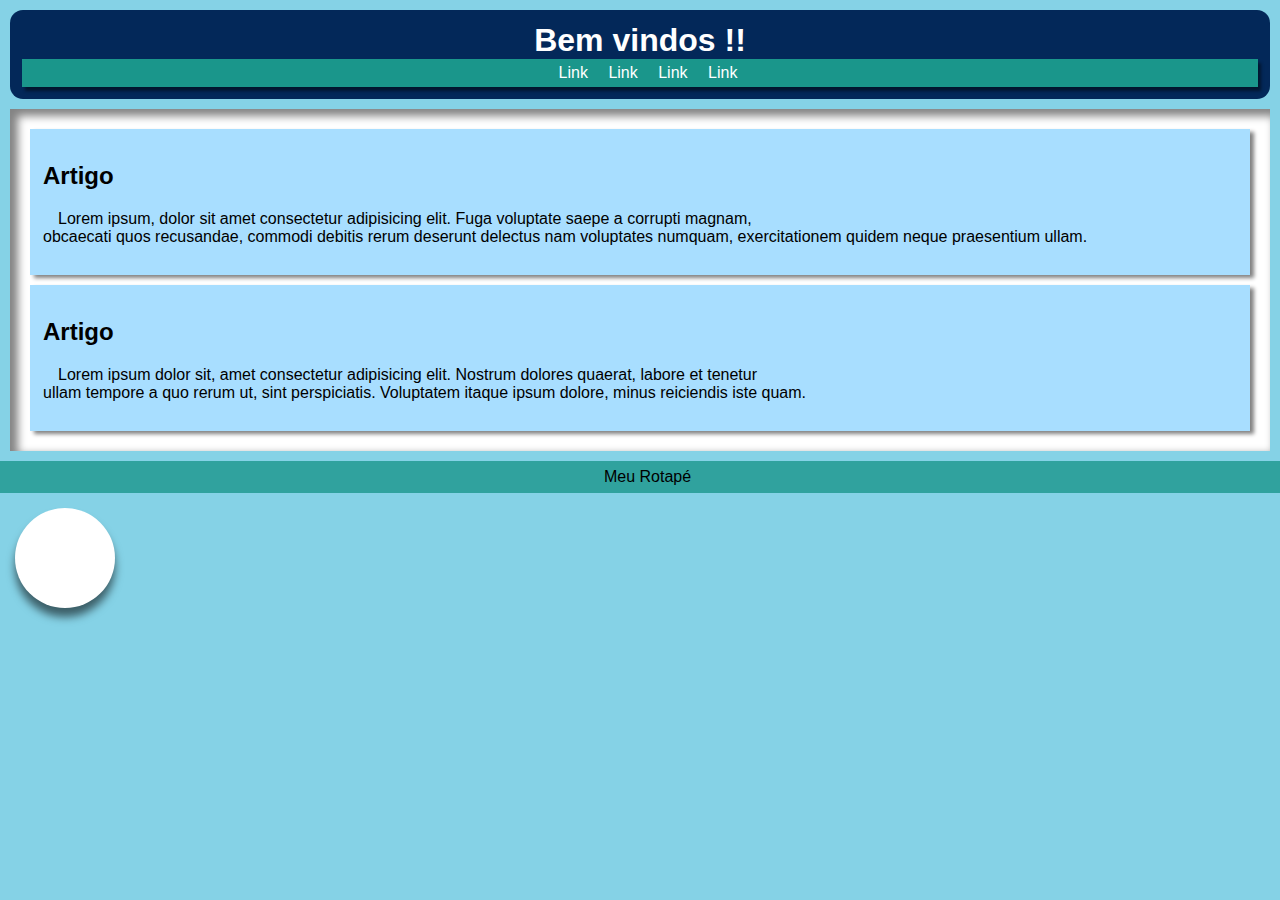
<file: Sombras/pa.html>
<!DOCTYPE html>
<html lang="pt-br">
<head>
    <meta charset="UTF-8">
    <meta http-equiv="X-UA-Compatible" content="IE=edge">
    <meta name="viewport" content="width=device-width, initial-scale=1.0">
    <link rel="stylesheet" href="pa.css">
    <title>site</title>
</head>
<body>
    <header> <!--esta é minha div do cabeçalho-->
        <h1>Bem vindos !!</h1>
        <nav> <!--essa vai ser minha div do conteudo do cabeçalho-->
           
          <a href="#">Link</a>
          <a href="#">Link</a>
          <a href="#">Link</a>
          <a href="#">Link</a>
        </nav>
    </header>
    <main>  <!-- div de corpo do site-->
    <section>  <!--minha div de seleção onde fica o corpo/conteudo do site-->
        <article> <!--minha div de artico do meu site-->
            <h2> Artigo</h2>
            <p>Lorem ipsum, dolor sit amet consectetur adipisicing elit. Fuga voluptate saepe a corrupti magnam,<br> obcaecati quos recusandae, commodi debitis rerum deserunt delectus nam voluptates numquam, exercitationem quidem neque praesentium ullam.</p>

        </article>
         
    </section>
    <section> 
        <h2>Artigo </h2>
        <p>Lorem ipsum dolor sit, amet consectetur adipisicing elit. Nostrum dolores quaerat, labore et tenetur <br> ullam tempore a quo rerum ut, sint perspiciatis. Voluptatem itaque ipsum dolore, minus reiciendis iste quam.</p>

    </section>
</main>
    <footer> <!-- Minha div de rotapé, vai fica no fim do site-->
        <p>  Meu Rotapé </p>

    </footer>
    <div id="bola">
       
    </div>
</body>
</html>
</file>
<file: Formulário/style.css>
@import url('https://fonts.googleapis.com/css2?family=Inter:wght@200;300;400;500&family=Open+Sans:wght@300;400;500;600&display=swap');
* {
    padding: 0;
    margin: 0;
    box-sizing: border-box;
    font-family: 'Inter', sans-serif;
}

body {
    width: 100%;
    height: 100vh;
    display: flex;
    justify-content: center;
    align-items: center;
    background: #14273d;
    
}


    


.container {
    width: 80%;
    height: 80vh;
    display: flex;
    box-shadow: 5px 15px 15px rgba(0, 0, 0, 0.212);
}

.form-image {
    width: 50%;
    display: flex;
    justify-content: center;
    align-items: center;
    background-color:#7ab1ca;
    padding: 1rem;
}

.form-image img {
    width: 31rem;
}

.form {
    width: 60%;
    display: flex;
    flex-direction: column;
    justify-content: center;
    align-items: center;
    background-color: #fff;
    padding: 3rem;
}

.form-header {
    margin-bottom: 3rem;
    display: flex;
    justify-content: space-between;
}

.login-button {
    display: flex;
    align-items: center;
}

.login-button button {
    border: none;
    background-color: #6c63ff;
    padding: 0.4rem 1rem;
    border-radius: 5px;
    cursor: pointer;
}

.login-button button:hover {
    background-color:#46d665;
}

.login-button button a {
    text-decoration: none;
    font-weight: 500;
    color: #fff;
}

.form-header h1::after {
    content: '';
    display: block;
    width: 5rem;
    height: 0.3rem;
    background-color: #6c63ff;
    margin: 0 auto;
    position: absolute;
    border-radius: 10px;
}

.input-group {
    display: flex;
    flex-wrap: wrap;
    justify-content: space-between;
    padding: 1rem 0;
}

.input-box {
    display: flex;
    flex-direction: column;
    margin-bottom: 1.1rem;
}

.input-box input {
    margin: 0.6rem 0;
    padding: 0.8rem 1.2rem;
    border: none;
    border-radius: 10px;
    box-shadow: 1px 1px 6px #0000001c;
    font-size: 0.8rem;
}

.input-box input:hover {
    background-color: #eeeeee75;
}

.input-box input:focus-visible {
    outline: 1px solid #6c63ff;
    
}

.input-box label,
.gender-title h6 {
    
    font-size: 0.75rem;
    font-weight: 600;
    color: #000000c0;
}

.input-box input::placeholder {
    color: #000000be;
}

.gender-group {
    display: flex;
    justify-content: space-between;
    margin-top: 0.62rem;
    padding: 0 .5rem;
}

.gender-input {
   
    display: flex;
    align-items: center;
}

.gender-input input {
    cursor: pointer;
    margin-right: 0.35rem;
}

.gender-input label {
   
    font-size: 0.81rem;
    font-weight: 600;
    color: #000000c0;
}

.continue-button button {
    width: 100%;
    margin-top: 2.5rem;
    border: none;
    background-color: #1d9dc4;
    padding: 0.62rem;
    border-radius: 5px;
    cursor: pointer;
}

.continue-button button:hover {
    background-color: #46d665;
}

.continue-button button a {
    text-decoration: none;
    font-size: 0.93rem;
    font-weight: 500;
    color: #fff;
}

@media screen and (max-width: 1330px) {
    .form-image {
        display: none;
    }
    .container {
        width: 50%;
    }
    .form {
        width: 100%;
    }
}

@media screen and (max-width: 1064px) {
    .container {
        width: 90%;
        height: auto;
    }
    .input-group {
        
        flex-direction: column;
        z-index: 5;
        padding-right: 5rem;
        max-height: 10rem;
        overflow-y: scroll;
        flex-wrap: nowrap;
        
    }
    .gender-inputs {
        
        margin-top: 2rem;
        
    }
    .gender-group {
        
        flex-direction: column;
    }
    .gender-title h6 {
        margin: 0;
    }
    .gender-input {
        margin-top: 0.5rem;
    }
}
</file>
<file: insta e textos/style.css>
@charset "UTF-8";

body{
    background-color: rgba(157, 192, 238, 0.863);
    
    font-family: Arial, Helvetica, sans-serif;
}
h1{
    background-color: rgba(16, 53, 175, 0.788);
    color: white

}
p{
  
text-align: justify;
}
</file>
<file: Android/style.css>
@charset "UTF-8"; /* essa tag serve para eu não ter problema no meu site em questão de acentuações*/
@import url('https://fonts.googleapis.com/css2?family=Bebas+Neue&display=swap'); /* import é quando eu pego uma fonte do google fonte utilizo no site*/

@font-face { /*serve para usar uma fonte sua baixa e já existi no seu pc, pode coloca o nome da sua fonte e ela irar funcionar no site */
    font-family: 'android'; /*dando o nome para minha fonte baixada*/
    src: url('fontes/IDroid.otf') format('opentype');  /*src mostra onde o arquivo esta e format é qual anunciar o formato da sua fonte*/
    font-weight: normal; 


    /* os " @ " tem que ficarem sempre encima dos códigos */
}

:root{ /* Variaveis de CSS */
 --cor0:#77E698;
 --cor1:#24E05C;
 --cor2:#1CAD47;
 --cor3:#105e27;
 --cor4:#1d4228e8;

 --fonte-padrao: Arial,Verdana,Helvetica, sans-serif; /*dando os nomes para minha variaveis*/
 --fonte-especial: 'Bebas Neue', cursive;
 --fonte-android:'android',cursive;
}
*{
    margin: 0px; /*sempre fazer essa configuração, zerar as margins e padding de tudo  os intens da página*/
    padding: 0px;
}




    body{
        background-color: #85daa1f5;
        font-family: var(--fonte-padrao);
    }
   
    header{
        background-image: linear-gradient(to bottom, var(--cor2),var(--cor3));
        height: 150px; /*altura do cabeçalho de 150px */
        text-align: center; /*centralizar os textos do cabçalho */
        padding-top: 40px; /*espaçamento da borda, para não ficar grudado em cima*/
       
    }
    header > h1{
       padding-bottom: 20px; /*espaçamento de baixo do h1*/
     color: white;
     font-family: var(--fonte-especial);
     font-size: 2em;
     text-shadow: 2px 2px 2px rgba(0, 0, 0, 0.452); /*text-shadow é sombra no texto*/

    }
    header >p{
        color:white;
     
        margin: auto; /*para minha largura centralizar*/
        font-size: 1.3em; /*tamanho do meu paragrafo*/
        padding-left: 10px; 
        padding-right: 10px;
        max-width: 600px; /* o tamanho maximo da minha largura do cabeçalho é de 600px para ficar mais juntinho*/
        text-shadow: 2px 2px 2px rgba(0, 0, 0, 0.452);
        margin-bottom: 25px;
    }
   nav{
    background-color: var(--cor3);
    box-shadow: 7px 6px 6px rgba(0, 0, 0, 0.397); /* sombra no block todo da barra do menu*/
    padding: 10px; /*10px da barra de menu, para desgrudar da barra. ESPAÇAMENTO EXTERNO*/

   }
   nav >a{
     border-radius: 10px; /*arredodando a borda*/
    color: white;
    text-decoration: none;
    padding: 10px; /*10px do texto para desgruda dele mesmo o texto caixa. ESPAÇAMENTO INTERNO*/
    font-weight: bold; /* tamanho em negrito das palavras*/

   }
   nav a:hover{
    background-color: var(--cor0);
    color: var(--cor4);
    font-weight: bold;
    transition-duration: 0.3s; /* uma animação quando passa o mouse*/
   }
   main{
    background-color: white;
     max-width: 1000px; /*Quando chega em 1000px ele para de crescer e se adaptar*/
     min-width: 300px;  /*Quando chega no minimo de 300px ele se adapta ou quando estiver menos 1000px ele se adapta*/
     margin: auto; /* para telas maiores ele se adapte , como por exemplo uma tv ... faz ela centralizar tambem*/
     padding: 20px; /*espaçamento da borda*/
     box-shadow: 0px 0px 12px rgba(0, 0, 0, 0.548);
     margin-bottom: 30px; /* espaçamento da margin de baixo */
     border-bottom-right-radius: 18px;
     border-bottom-left-radius: 18px;

   }
main h1{
    font-family: var(--fonte-android);
    color:var(--cor3);
    font-weight: normal; /* colando a fonte normal sem negrito, na sua forma original*/
}
main h2{
    font-family: var(--fonte-android);
    font-size: 1.3em; /* tamanho do h2..diminuindo para não ficar do tamanho do h1*/
    text-indent: 8px; /* um espaçamento de paragrafo */
    background-image: linear-gradient(to right, #84EEA3, transparent); /* degrade de uma cor até fica transparente */
    color: var(--cor3);
}
main p{
    margin: 15px 0px; /* Espaçamento de cima e baixo de 15px e 0px de esquerda e direita*/
    text-align: justify;
    text-indent: 30px;
    line-height: 1.8em; /* espaçamento entre linhas ... "em" é maior que "px" mais recomendado para espaçamento entre linhas*/
}
main strong{ /* tudo que for strong vai seguir esta configuração */
   
    color: var(--cor3);
    padding: 2px 6px;
  
}
main a{
    text-decoration: none;
    background-color: #98ffb7a1;
    color: #105e27;
    padding: 2px 6px ; /*espaçamento de baixo e cima 2px e 6px dp espaçamento entre os lados do texto*/
    border-radius: 6px; /* arredonda a borda */
    font-weight: bold; /* negrito */
}
main a:hover{
    text-decoration: underline;
    color: rgba(25, 25, 136, 0.842)
}
div.video{

    background-color: #0c461ef3;
    margin: 0px -20px 30px -20px ; /* fazendo a margem ir para fora invez  de para dentro*/
    padding: 20px;
    padding-bottom: 59%;
    position: relative;
}
div.video >iframe{
    position: absolute; /* faz com que o elemento fica  sem posição*/
    top: 5%; /*5% de distancia do top*/
    left:5% ; /* 5% de distância da esquerda*/
    height: 90%; /* 90% de altura do video */
    width: 90%;  /*90% de largura do video */
}
main img{
    width: 100% ;
}
main img.pequena{
    max-width: 320px;/* maximo é de 320px q esta imagem irar crescer*/
    display: block;/*tem que dar um dislay block nas imagens. pq uma imagem não é um block , deve servir para mover a imagem*/
    margin: auto; /*faz com que a imagem se adapte , centraliza */
}

aside{
  background-color: var(--cor0);
  border-radius: 15px;
  padding: 10px;
  box-shadow: 3px 3px 6px rgba(0, 0, 0, 0.37);


}
aside ul{
    columns: 2; /* colunas da lista */
    list-style-position: inside; /* comando para mudar a posição da lista, inside é pra dentro e outside é para  fora*/
    list-style-type: '\2714\00A0\00A0'; /* para mudar o pontinho da lista para algum emoji, '\00A0' é o espcamendo */ 


}
aside h3{
    background-color: var(--cor3);
    color: white;
    padding: 10px;
    margin: -10px -10px 0px -10px; /* menos 10 quer dizer q invez de distancia da borda ela vai aproximar*/
    border-radius: 10px 10px 0px 0px;
}


footer{
    background-color: var(--cor3);
    color: white;
    padding: 5px;
    text-align: center;
}
</file>
<file: blocos/blocos.css>
@charset "UTF-8";
div{
    display: inline-block; /* alinha colocando os itens na mesma linha , as div lado a lado*/
    background-color: rgb(138, 112, 161);
    height: 200px; /*altura*/
    width: 200px; /*largura*/
    border: 1px solid black; 
    text-align: center

}
div:hover{ /* hover é quando eu passa o mouse irar mudar as configurações*/

    background-color: rgb(173, 80, 80);
}
</file>
<file: Main/pagina4.css>
@charset "UTF -8"; /* esse código serve para poder escrever com caracteres especiais */
*{
    padding: 0%;
    font-family: Arial, Helvetica, sans-serif;
}
body{
    background-image: linear-gradient(to top ,#4B1073 20px,#6829A6,#7670a0,white 114%); 
    background-attachment: fixed; /* para que o degrade fica no top */
    text-align: justify;
}
main{
   
    background-color:#e4b498;
    width: 38em; /*largura do main*/
    padding:15px; /*espaçamento da borda*/
    margin: auto; /* centraliza independente do tamanho da tela*/
    border-radius: 3%; /*aredonda as pontas*/
    box-shadow: 7px 10px 23px rgb(43, 34, 49);/* tamanho da altura, tamanho da largura, tamanho de quanto vai se espalhar e por fim a cor da sombra*/


}
p{
    text-indent: 23px; /* espaçamento do palagrafo */
}
h1{
    text-align: center;
    color: #A64833;
    text-shadow: 1px 1.5px 1.5px #743325d2; /* sombra para textos*/
}
h2{
    font-family: medieval;
    @font-face { /*colocando font baixada */
        font-family: medieval; /*coloca o nome da font sua baixada da net */
        src: url('fonts/medieval.otf') format(opentype); /*  tipos de formados para fontes : opentype ( otf ) , truetype ( ttf ) */
    }
    color:#A64833;
    font-size:25px ; /* tamanho da fonte/letra */
  /*  font-weight: 600; tamanho em negrito da fonte , tamanho e largura */
  
}
</file>
<file: site do manicraft/ou.css>
@charset "UTF-8";

body{
    background-color: #f8cd7e;
    font-family: Arial, Helvetica, sans-serif;
    text-align: justify;
}
.principal{
    padding: 0%;
   height: 40px; /*altura */
   width: 100%;  /*largura */
   /*border: 1px solid black; tamanho da borda , tipo da borda e cor da borda */

    text-align: center;
    color: white;
    background-image: linear-gradient(to right,rgb(245, 115, 9) ,rgba(255, 0, 0, 0.685) ,rgb(243, 230, 41));
}
.h1{
    color: #BF300F;
}
h2{
    color: #720404e1;
}
p{
    text-indent: 20px;
}
</file>
<file: site/arte.css>
@charset "UTF-8";

   @font-face {
        font-family:'estilo';
        src: url("oi/oi.otf") format('opentype');
        
    }
    @font-face {

        font-family: 'pizza';
        src: url('oi/pizza.otf') format('opentype');

    }

body{
    background-color: #08947aad;
    text-align: justify;
    font-family: Arial, Helvetica, sans-serif;
   margin: 0%;
}
header{
   
    background-image: linear-gradient(to top, #075850, #054e6b93  );
    color: white;
    padding: 6.5px;
    text-align: center;
    font-family: 'estilo';
  

}
      
nav{
    background-color:#025951 ;
    padding: 10px 16px;
    
}
nav > a{

/* list-style: none;   ...serve para tira as bolinhas da lista não ordenada*/
  text-decoration: none;
  color: white;
   padding-right: 10px;
  
  

}
nav >a:hover{
    color: #025951;
    background-color: white;
    
    
}


main{
    background-color: white;
    padding: 15px;
    margin: 0px 347px;
    box-shadow: 2px 2px 5px #00000094;
}

article >h1{
   font-size: 26px;
   font-family:'estilo';
    color:#025c29 ;

 
}
article{
    text-indent: 17px;
 
}
article >h2{
    color: #025c29;
    background-color: #b0ffcb;
}
#lista{
    background-color:#10dab56b ;
    padding: 12px;
    border-radius: 23px;
    box-shadow: 1px 1px 5px hsl(0deg 0% 0% / 75%);
 

}
#titulo{
    color: white;
    background-color: rgba(16, 182, 88, 0.836);
    padding: 1%;
    margin: -2% -12px;
    font-family:'pizza';
    border-radius: 23px 23px 0px 0px;

    }
  


#titulo h2{
    margin: 0%;
    padding: 0%;

    
}
#texto{
    padding-top: 14px;
}
footer{
 
    background-color: #02225c;
    color: white;
   height: 33px ;
   font-size: 18px;
  
}
#fim{
  
    text-align: center;
    padding: 5px;
}
#video{
background-image: linear-gradient(to top,#034D71,#001628);
   margin: 25px 0px 1px 1px;
   padding: 12px 8px 1px 1px;
  
}
</file>
<file: Sombras/pa.css>
@charset "UTF-8";
body{
    font-family: Arial, Helvetica, sans-serif;
    background-color: rgb(133, 210, 230);
    text-align: justify;
    margin: 0%;
}
header{
    background-color: #032859;
    color: white;
    text-align: center;
    padding: 12px;
    margin: 10px;
    border-radius: 13px;

    border-top-left-radius: 13px;
    border-top-right-radius: 13px;
    border-bottom-right-radius: 13px;
    border-bottom-left-radius: 13px;
    
    border-radius: 13px 13px 13px 13px;

}
header > h1{
    margin: 0%;
    
}
nav{
    background-color:#1a968b;
    padding: 5px;
    box-shadow: 3px 4px 3px rgba(0, 0, 0, 0.473);
}
 a{
  
    text-decoration: none;
    color: white;
    padding-left: 16px;
}
a:hover{
     color: #123d35;
     text-decoration: underline;
}
main{
    background-color: white;
  padding: 10px;
  margin: 10px;
  box-shadow: inset 6px 5px 9px 2px rgba(0, 0, 0, 0.486);
    
}

section{
    background-color:hsl(203, 100%, 83%) ;
    padding: 13px;
    margin: 10px;
    box-shadow: 4px 3px 4px rgba(0, 0, 0, 0.493);
}
footer{
    background-color: #149286c0;
    text-align: center;
    padding: 7px;
    margin: 0%;
  
}
footer > p{
    margin: 0%;
}
p{
    text-indent: 15px;
}
div#bola{
 
height: 100px;
width: 100px;
margin: 15px;
border-radius: 80px;
background-color: white;
box-shadow: 0px 9px 9px 0px rgba(0, 0, 0, 0.548);
}
</file>
